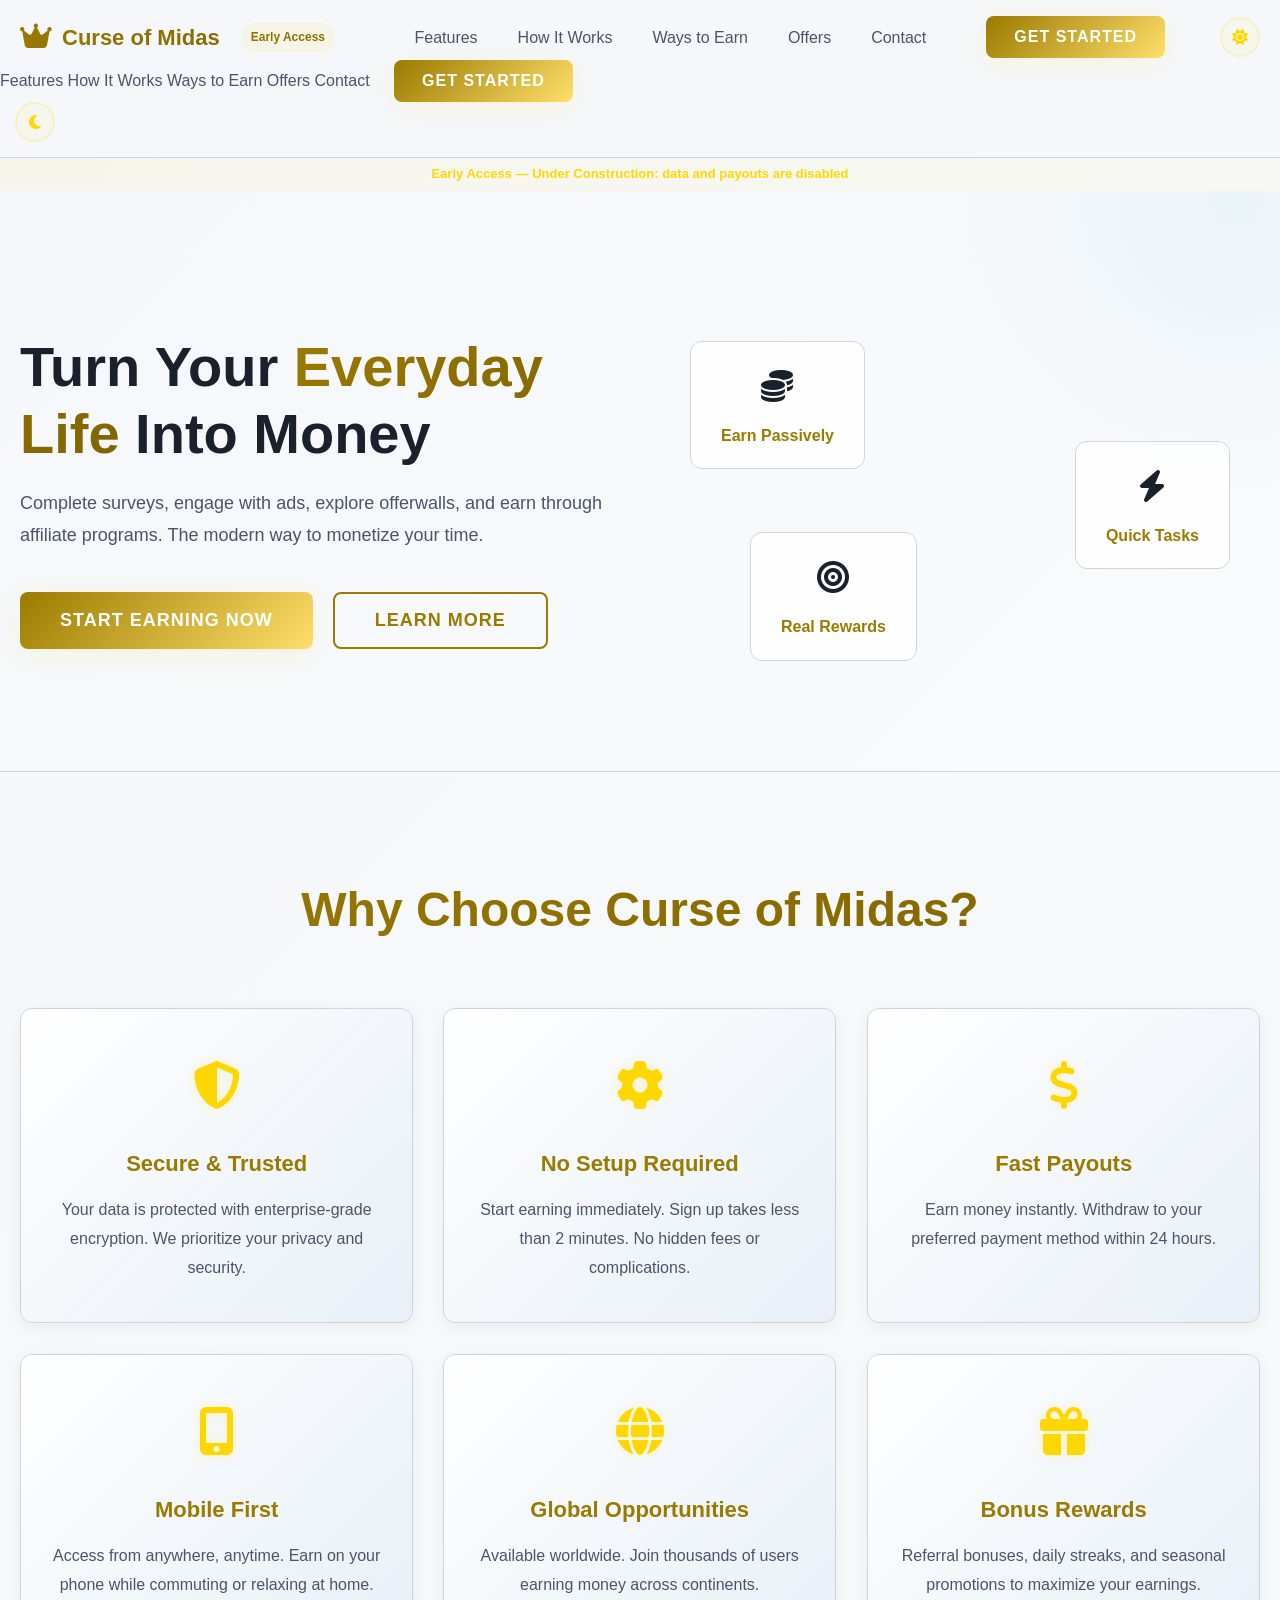
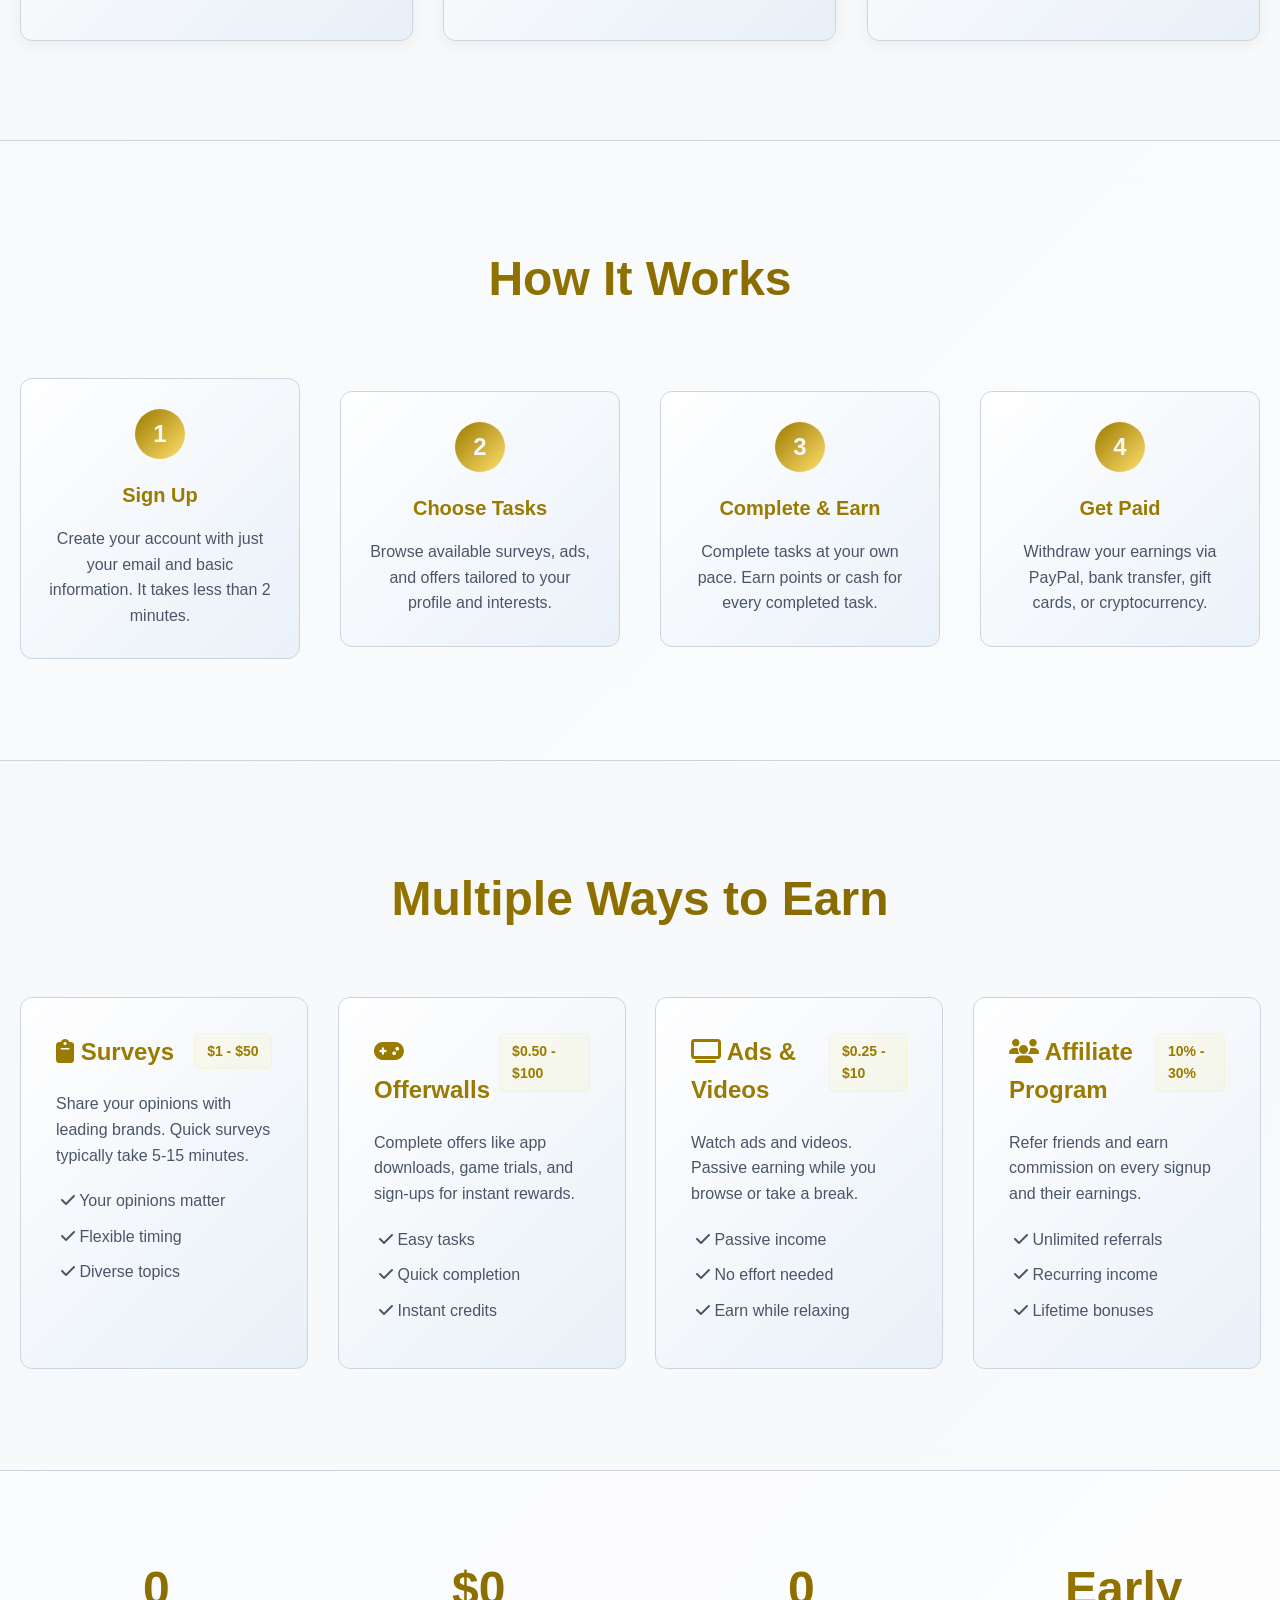
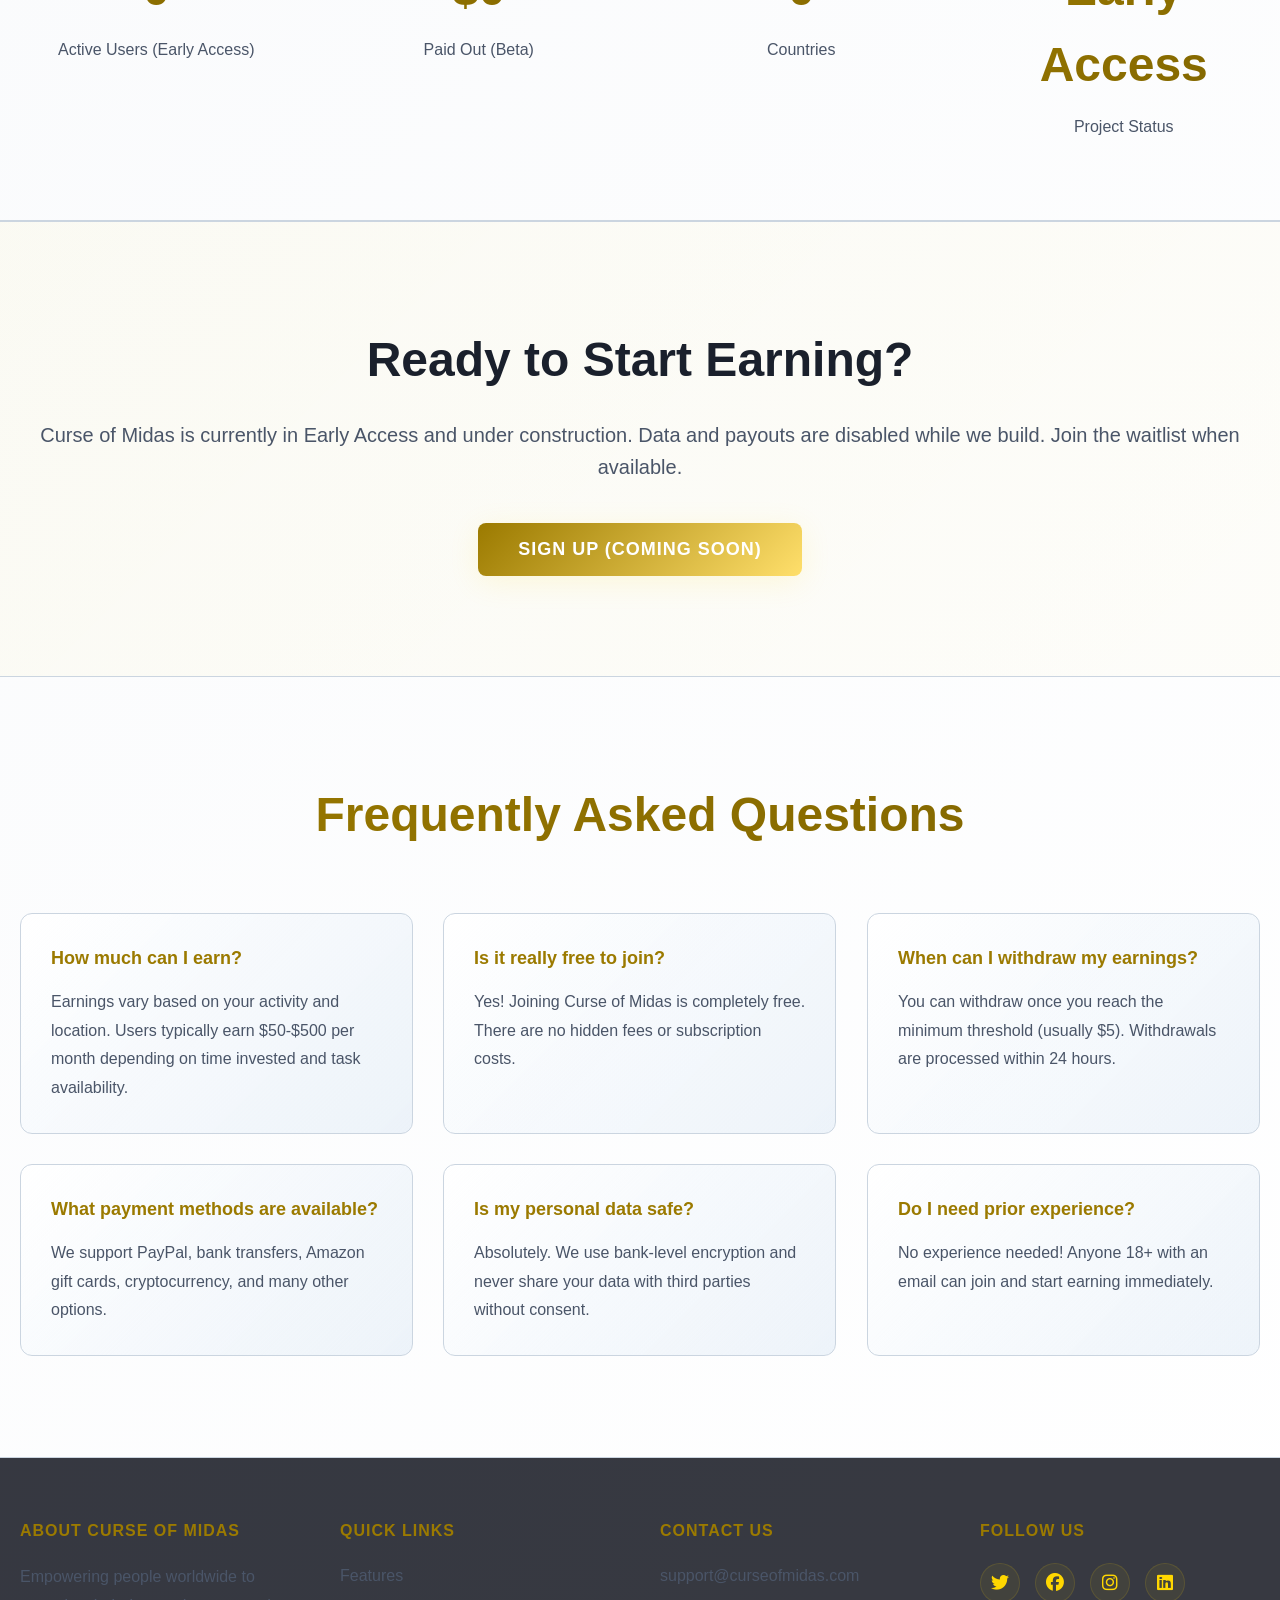
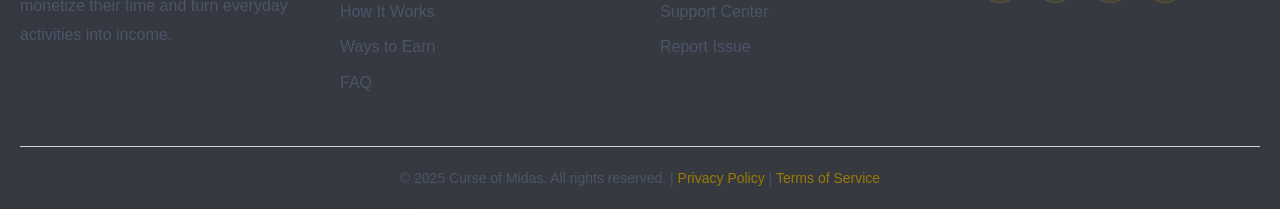
<file: index.html>
<!DOCTYPE html>
<html lang="en">
<head>
    <meta charset="UTF-8">
    <meta name="viewport" content="width=device-width, initial-scale=1.0">
    <meta name="description" content="Curse of Midas - Make money with surveys, offerwalls, ads, and affiliate programs. Turn your everyday activities into earnings.">
    <title>Curse of Midas - Make Money Everyday</title>
    <link rel="stylesheet" href="https://cdnjs.cloudflare.com/ajax/libs/font-awesome/6.4.0/css/all.min.css">
    <link rel="stylesheet" href="css/styles.css">
</head>
<body>
    <!-- Navigation -->
    <nav class="navbar">
        <div class="container">
            <div class="nav-brand">
                <span class="logo-icon"><i class="fas fa-crown"></i></span>
                <span class="logo-text">Curse of Midas</span>
                <span class="early-badge">Early Access</span>
            </div>
            <div class="nav-menu">
                <a href="#features" class="nav-link">Features</a>
                <a href="#how-it-works" class="nav-link">How It Works</a>
                <a href="#earn" class="nav-link">Ways to Earn</a>
                <a href="pages/offers.html" class="nav-link">Offers</a>
                <a href="#contact" class="nav-link">Contact</a>
                <button class="btn-primary nav-btn">Get Started</button>
                <button class="theme-toggle" id="themeToggle" aria-label="Toggle dark/light mode">
                    <i class="fas fa-moon"></i>
                </button>
            </div>
            <div class="hamburger" id="hamburgerMenu">
                <span></span>
                <span></span>
                <span></span>
            </div>
        </div>
        <div class="mobile-menu" id="mobileMenu">
            <div class="mobile-menu-content">
                <a href="#features" class="nav-link">Features</a>
                <a href="#how-it-works" class="nav-link">How It Works</a>
                <a href="#earn" class="nav-link">Ways to Earn</a>
                <a href="pages/offers.html" class="nav-link">Offers</a>
                <a href="#contact" class="nav-link">Contact</a>
                <button class="btn-primary nav-btn">Get Started</button>
                <button class="theme-toggle" id="themeToggleMobile" aria-label="Toggle dark/light mode">
                    <i class="fas fa-moon"></i>
                </button>
            </div>
        </div>
    </nav>

        <div class="banner-early">Early Access — Under Construction: data and payouts are disabled</div>

    <!-- Hero Section -->
    <section class="hero">
        <div class="container">
            <div class="hero-content">
                <h1 class="hero-title">Turn Your <span class="gradient-text">Everyday Life</span> Into Money</h1>
                <p class="hero-subtitle">Complete surveys, engage with ads, explore offerwalls, and earn through affiliate programs. The modern way to monetize your time.</p>
                <div class="hero-buttons">
                    <button class="btn-primary btn-large">Start Earning Now</button>
                    <button class="btn-secondary btn-large">Learn More</button>
                </div>
            </div>
            <div class="hero-visual">
                <div class="floating-card" style="--delay: 0s;">
                    <div class="card-icon"><i class="fas fa-coins"></i></div>
                    <div class="card-text">Earn Passively</div>
                </div>
                <div class="floating-card" style="--delay: 0.2s;">
                    <div class="card-icon"><i class="fas fa-bolt"></i></div>
                    <div class="card-text">Quick Tasks</div>
                </div>
                <div class="floating-card" style="--delay: 0.4s;">
                    <div class="card-icon"><i class="fas fa-bullseye"></i></div>
                    <div class="card-text">Real Rewards</div>
                </div>
            </div>
        </div>
    </section>

    <!-- Features Section -->
    <section id="features" class="features">
        <div class="container">
            <h2 class="section-title">Why Choose Curse of Midas?</h2>
            <div class="features-grid">
                <div class="feature-card">
                    <div class="feature-icon"><i class="fas fa-shield-alt"></i></div>
                    <h3>Secure & Trusted</h3>
                    <p>Your data is protected with enterprise-grade encryption. We prioritize your privacy and security.</p>
                </div>
                <div class="feature-card">
                    <div class="feature-icon"><i class="fas fa-cog"></i></div>
                    <h3>No Setup Required</h3>
                    <p>Start earning immediately. Sign up takes less than 2 minutes. No hidden fees or complications.</p>
                </div>
                <div class="feature-card">
                    <div class="feature-icon"><i class="fas fa-dollar-sign"></i></div>
                    <h3>Fast Payouts</h3>
                    <p>Earn money instantly. Withdraw to your preferred payment method within 24 hours.</p>
                </div>
                <div class="feature-card">
                    <div class="feature-icon"><i class="fas fa-mobile-alt"></i></div>
                    <h3>Mobile First</h3>
                    <p>Access from anywhere, anytime. Earn on your phone while commuting or relaxing at home.</p>
                </div>
                <div class="feature-card">
                    <div class="feature-icon"><i class="fas fa-globe"></i></div>
                    <h3>Global Opportunities</h3>
                    <p>Available worldwide. Join thousands of users earning money across continents.</p>
                </div>
                <div class="feature-card">
                    <div class="feature-icon"><i class="fas fa-gift"></i></div>
                    <h3>Bonus Rewards</h3>
                    <p>Referral bonuses, daily streaks, and seasonal promotions to maximize your earnings.</p>
                </div>
            </div>
        </div>
    </section>

    <!-- How It Works Section -->
    <section id="how-it-works" class="how-it-works">
        <div class="container">
            <h2 class="section-title">How It Works</h2>
            <div class="steps-container">
                <div class="step">
                    <div class="step-number">1</div>
                    <h3>Sign Up</h3>
                    <p>Create your account with just your email and basic information. It takes less than 2 minutes.</p>
                </div>
                <div class="step-arrow">→</div>
                <div class="step">
                    <div class="step-number">2</div>
                    <h3>Choose Tasks</h3>
                    <p>Browse available surveys, ads, and offers tailored to your profile and interests.</p>
                </div>
                <div class="step-arrow">→</div>
                <div class="step">
                    <div class="step-number">3</div>
                    <h3>Complete & Earn</h3>
                    <p>Complete tasks at your own pace. Earn points or cash for every completed task.</p>
                </div>
                <div class="step-arrow">→</div>
                <div class="step">
                    <div class="step-number">4</div>
                    <h3>Get Paid</h3>
                    <p>Withdraw your earnings via PayPal, bank transfer, gift cards, or cryptocurrency.</p>
                </div>
            </div>
        </div>
    </section>

    <!-- Ways to Earn Section -->
    <section id="earn" class="ways-to-earn">
        <div class="container">
            <h2 class="section-title">Multiple Ways to Earn</h2>
            <div class="earn-grid">
                <div class="earn-card">
                    <div class="earn-header">
                        <h3><i class="fas fa-clipboard"></i> Surveys</h3>
                        <span class="earn-badge">$1 - $50</span>
                    </div>
                    <p>Share your opinions with leading brands. Quick surveys typically take 5-15 minutes.</p>
                    <ul class="earn-features">
                        <li><i class="fas fa-check"></i> Your opinions matter</li>
                        <li><i class="fas fa-check"></i> Flexible timing</li>
                        <li><i class="fas fa-check"></i> Diverse topics</li>
                    </ul>
                </div>
                <div class="earn-card">
                    <div class="earn-header">
                        <h3><i class="fas fa-gamepad"></i> Offerwalls</h3>
                        <span class="earn-badge">$0.50 - $100</span>
                    </div>
                    <p>Complete offers like app downloads, game trials, and sign-ups for instant rewards.</p>
                    <ul class="earn-features">
                        <li><i class="fas fa-check"></i> Easy tasks</li>
                        <li><i class="fas fa-check"></i> Quick completion</li>
                        <li><i class="fas fa-check"></i> Instant credits</li>
                    </ul>
                </div>
                <div class="earn-card">
                    <div class="earn-header">
                        <h3><i class="fas fa-tv"></i> Ads & Videos</h3>
                        <span class="earn-badge">$0.25 - $10</span>
                    </div>
                    <p>Watch ads and videos. Passive earning while you browse or take a break.</p>
                    <ul class="earn-features">
                        <li><i class="fas fa-check"></i> Passive income</li>
                        <li><i class="fas fa-check"></i> No effort needed</li>
                        <li><i class="fas fa-check"></i> Earn while relaxing</li>
                    </ul>
                </div>
                <div class="earn-card">
                    <div class="earn-header">
                        <h3><i class="fas fa-users"></i> Affiliate Program</h3>
                        <span class="earn-badge">10% - 30%</span>
                    </div>
                    <p>Refer friends and earn commission on every signup and their earnings.</p>
                    <ul class="earn-features">
                        <li><i class="fas fa-check"></i> Unlimited referrals</li>
                        <li><i class="fas fa-check"></i> Recurring income</li>
                        <li><i class="fas fa-check"></i> Lifetime bonuses</li>
                    </ul>
                </div>
            </div>
        </div>
    </section>

    <!-- Stats Section -->
    <section class="stats">
        <div class="container">
            <div class="stats-grid">
                <div class="stat-item">
                    <h3 class="stat-number">0</h3>
                    <p>Active Users (Early Access)</p>
                </div>
                <div class="stat-item">
                    <h3 class="stat-number">$0</h3>
                    <p>Paid Out (Beta)</p>
                </div>
                <div class="stat-item">
                    <h3 class="stat-number">0</h3>
                    <p>Countries</p>
                </div>
                <div class="stat-item">
                    <h3 class="stat-number">Early Access</h3>
                    <p>Project Status</p>
                </div>
            </div>
        </div>
    </section>

    <!-- CTA Section -->
    <section class="cta-section">
        <div class="container">
            <div class="cta-content">
                <h2>Ready to Start Earning?</h2>
                <p>Curse of Midas is currently in Early Access and under construction. Data and payouts are disabled while we build. Join the waitlist when available.</p>
                <button class="btn-primary btn-large" disabled>Sign Up (Coming Soon)</button>
            </div>
        </div>
    </section>

    <!-- FAQ Section -->
    <section class="faq">
        <div class="container">
            <h2 class="section-title">Frequently Asked Questions</h2>
            <div class="faq-grid">
                <div class="faq-item">
                    <h3>How much can I earn?</h3>
                    <p>Earnings vary based on your activity and location. Users typically earn $50-$500 per month depending on time invested and task availability.</p>
                </div>
                <div class="faq-item">
                    <h3>Is it really free to join?</h3>
                    <p>Yes! Joining Curse of Midas is completely free. There are no hidden fees or subscription costs.</p>
                </div>
                <div class="faq-item">
                    <h3>When can I withdraw my earnings?</h3>
                    <p>You can withdraw once you reach the minimum threshold (usually $5). Withdrawals are processed within 24 hours.</p>
                </div>
                <div class="faq-item">
                    <h3>What payment methods are available?</h3>
                    <p>We support PayPal, bank transfers, Amazon gift cards, cryptocurrency, and many other options.</p>
                </div>
                <div class="faq-item">
                    <h3>Is my personal data safe?</h3>
                    <p>Absolutely. We use bank-level encryption and never share your data with third parties without consent.</p>
                </div>
                <div class="faq-item">
                    <h3>Do I need prior experience?</h3>
                    <p>No experience needed! Anyone 18+ with an email can join and start earning immediately.</p>
                </div>
            </div>
        </div>
    </section>

    <!-- Footer -->
    <footer class="footer" id="contact">
        <div class="container">
            <div class="footer-content">
                <div class="footer-section">
                    <h4>About Curse of Midas</h4>
                    <p>Empowering people worldwide to monetize their time and turn everyday activities into income.</p>
                </div>
                <div class="footer-section">
                    <h4>Quick Links</h4>
                    <ul>
                        <li><a href="#features">Features</a></li>
                        <li><a href="#how-it-works">How It Works</a></li>
                        <li><a href="#earn">Ways to Earn</a></li>
                        <li><a href="#faq">FAQ</a></li>
                    </ul>
                </div>
                <div class="footer-section">
                    <h4>Contact Us</h4>
                    <ul>
                        <li><a href="mailto:support@curseofmidas.com">support@curseofmidas.com</a></li>
                        <li><a href="#">Support Center</a></li>
                        <li><a href="#">Report Issue</a></li>
                    </ul>
                </div>
                <div class="footer-section">
                    <h4>Follow Us</h4>
                    <div class="social-links">
                        <a href="#" aria-label="Twitter"><i class="fab fa-twitter"></i></a>
                        <a href="#" aria-label="Facebook"><i class="fab fa-facebook"></i></a>
                        <a href="#" aria-label="Instagram"><i class="fab fa-instagram"></i></a>
                        <a href="#" aria-label="LinkedIn"><i class="fab fa-linkedin"></i></a>
                    </div>
                </div>
            </div>
            <div class="footer-bottom">
                <p>&copy; 2025 Curse of Midas. All rights reserved. | <a href="#">Privacy Policy</a> | <a href="#">Terms of Service</a></p>
            </div>
        </div>
    </footer>

    <script src="js/script.js"></script>
    <script>
        // Mobile menu toggle
        const hamburger = document.getElementById('hamburgerMenu');
        const mobileMenu = document.getElementById('mobileMenu');
        
        if (hamburger) {
            hamburger.addEventListener('click', () => {
                mobileMenu.classList.toggle('open');
            });
        }
        
        if (mobileMenu) {
            mobileMenu.addEventListener('click', (e) => {
                if (e.target === mobileMenu) {
                    mobileMenu.classList.remove('open');
                }
            });
        }
    </script>
</body>
</html>
</file>
<file: css/styles.css>
* {
    margin: 0;
    padding: 0;
    box-sizing: border-box;
}

:root {
    /* Black & Gold theme for Midas */
    --gold: #ffd700;
    --gold-dark: #c79a00;
    --primary: var(--gold);
    --primary-dark: var(--gold-dark);
    --secondary: #b8860b;
    --accent: #ffdf6b;
    --dark-bg: #050409; /* near black */
    --darker-bg: #000000;
    --card-bg: #0f0d12; /* deep card background */
    --text-primary: #f7f3e8; /* warm off-white */
    --text-secondary: #c8b794; /* muted gold-ish */
    --border-color: rgba(255,215,0,0.08);
    --success: #10b981;
    --transition: all 0.28s cubic-bezier(0.25, 0.46, 0.45, 0.94);
}

@media (prefers-color-scheme: light) {
    :root {
        --dark-bg: #f8f7f2;
        --darker-bg: #ffffff;
        --card-bg: #ffffff;
        --text-primary: #1a202c;
        --text-secondary: #6b5f3a;
        --border-color: rgba(0,0,0,0.06);
        --primary: #9b7a00; /* softer gold for light */
        --secondary: #7f6400;
    }
}

body.light-mode {
    --dark-bg: #f5f7fa !important;
    --darker-bg: #ffffff !important;
    --card-bg: #ffffff !important;
    --text-primary: #1a202c !important;
    --text-secondary: #4a5568 !important;
    --border-color: #cbd5e0 !important;
}

body.light-mode .navbar {
    background: rgba(245, 247, 250, 0.95) !important;
    border-bottom-color: #cbd5e0 !important;
}

body.light-mode .navbar .nav-link {
    color: #4a5568 !important;
}

body.light-mode .navbar .nav-link:hover {
    color: #0099cc !important;
}

body.dark-mode {
    --dark-bg: #0a0e27 !important;
    --darker-bg: #050812 !important;
    --card-bg: #1a1f3a !important;
    --text-primary: #ffffff !important;
    --text-secondary: #a0aec0 !important;
    --border-color: #2d3561 !important;
}

html {
    scroll-behavior: smooth;
}

body {
    font-family: 'Segoe UI', Tahoma, Geneva, Verdana, sans-serif;
    background: linear-gradient(135deg, var(--dark-bg) 0%, var(--darker-bg) 100%);
    color: var(--text-primary);
    line-height: 1.6;
    overflow-x: hidden;
}

.container {
    max-width: 1400px;
    margin: 0 auto;
    padding: 0 20px;
}

/* Utility Classes */
.gradient-text {
    background: linear-gradient(135deg, var(--primary) 0%, var(--secondary) 100%);
    -webkit-background-clip: text;
    -webkit-text-fill-color: transparent;
    background-clip: text;
}

/* Buttons */
.btn-primary,
.btn-secondary {
    padding: 12px 28px;
    border: none;
    border-radius: 8px;
    font-size: 16px;
    font-weight: 600;
    cursor: pointer;
    transition: var(--transition);
    text-transform: uppercase;
    letter-spacing: 1px;
}

.btn-primary {
    background: linear-gradient(135deg, var(--primary) 0%, var(--accent) 100%);
    color: var(--darker-bg);
    box-shadow: 0 6px 30px rgba(255, 215, 0, 0.12);
}

.btn-primary:hover {
    transform: translateY(-2px);
    box-shadow: 0 14px 40px rgba(255, 215, 0, 0.18);
}

.btn-secondary {
    background: transparent;
    color: var(--primary);
    border: 2px solid var(--primary);
}

.btn-secondary:hover {
    background: rgba(255, 215, 0, 0.06);
}

.btn-large {
    padding: 16px 40px;
    font-size: 18px;
}

/* Navigation */
.navbar {
    position: sticky;
    top: 0;
    z-index: 1000;
    background: rgba(10, 14, 39, 0.95);
    backdrop-filter: blur(10px);
    border-bottom: 1px solid rgba(51, 56, 126, 0.2);
    padding: 15px 0;
}

.navbar .container {
    display: flex;
    justify-content: space-between;
    align-items: center;
}

.nav-brand {
    display: flex;
    align-items: center;
    gap: 10px;
    font-size: 22px;
    font-weight: 700;
    background: linear-gradient(135deg, var(--primary), var(--secondary));
    -webkit-background-clip: text;
    -webkit-text-fill-color: transparent;
    background-clip: text;
}

.logo-icon {
    font-size: 28px;
    animation: spin 3s linear infinite;
}

@keyframes spin {
    from {
        transform: rotate(0deg);
    }
    to {
        transform: rotate(360deg);
    }
}

.nav-menu {
    display: flex;
    align-items: center;
    gap: 40px;
}

.nav-link {
    color: var(--text-secondary);
    text-decoration: none;
    font-weight: 500;
    transition: var(--transition);
    position: relative;
}

.nav-link:after {
    content: '';
    position: absolute;
    bottom: -5px;
    left: 0;
    width: 0;
    height: 2px;
    background: var(--primary);
    transition: width 0.3s ease;
}

.nav-link:hover {
    color: var(--primary);
}

.nav-link:hover:after {
    width: 100%;
}

.nav-btn {
    margin-left: 20px;
}

.theme-toggle {
    background: rgba(255, 215, 0, 0.05);
    border: 2px solid rgba(255,215,0,0.18);
    color: var(--gold);
    width: 40px;
    height: 40px;
    border-radius: 50%;
    cursor: pointer;
    display: flex;
    align-items: center;
    justify-content: center;
    transition: var(--transition);
    margin-left: 15px;
    font-size: 16px;
}

.theme-toggle:hover {
    background: rgba(255, 215, 0, 0.08);
    transform: rotate(90deg);
}

.hamburger {
    display: none;
    flex-direction: column;
    gap: 5px;
    cursor: pointer;
}

.hamburger span {
    width: 25px;
    height: 3px;
    background: var(--primary);
    border-radius: 2px;
    transition: var(--transition);
}

/* Hero Section */
.hero {
    padding: 100px 0 80px;
    position: relative;
    overflow: hidden;
}

.hero::before {
    content: '';
    position: absolute;
    top: -50%;
    right: -20%;
    width: 600px;
    height: 600px;
    background: radial-gradient(circle, rgba(255, 215, 0, 0.06) 0%, transparent 70%);
    border-radius: 50%;
    pointer-events: none;
}

.hero .container {
    display: grid;
    grid-template-columns: 1fr 1fr;
    gap: 60px;
    align-items: center;
    position: relative;
    z-index: 1;
}

.hero-content h1 {
    font-size: 56px;
    line-height: 1.2;
    margin-bottom: 20px;
    font-weight: 700;
}

.hero-subtitle {
    font-size: 18px;
    color: var(--text-secondary);
    margin-bottom: 40px;
    line-height: 1.8;
}

.hero-buttons {
    display: flex;
    gap: 20px;
}

.hero-visual {
    position: relative;
    height: 400px;
}

.floating-card {
    position: absolute;
    background: rgba(15, 13, 18, 0.9);
    border: 1px solid rgba(255,215,0,0.06);
    border-radius: 12px;
    padding: 20px 30px;
    backdrop-filter: blur(10px);
    animation: float 3s ease-in-out infinite;
    animation-delay: var(--delay, 0s);
    text-align: center;
    max-width: 240px;
}

@keyframes float {
    0%, 100% {
        transform: translateY(0px);
    }
    50% {
        transform: translateY(-20px);
    }
}

.floating-card:nth-child(1) {
    top: 50px;
    left: 20px;
}

.floating-card:nth-child(2) {
    top: 150px;
    right: 30px;
}

.floating-card:nth-child(3) {
    bottom: 30px;
    left: 80px;
}

.card-icon {
    font-size: 32px;
    margin-bottom: 10px;
}

.card-text {
    font-weight: 600;
    color: var(--primary);
}

/* Features Section */
.features {
    padding: 100px 0;
    background: rgba(5, 8, 18, 0.5);
    border-top: 1px solid var(--border-color);
}

.section-title {
    font-size: 48px;
    text-align: center;
    margin-bottom: 60px;
    font-weight: 700;
    background: linear-gradient(135deg, var(--primary), var(--secondary));
    -webkit-background-clip: text;
    -webkit-text-fill-color: transparent;
    background-clip: text;
}

.features-grid {
    display: grid;
    grid-template-columns: repeat(auto-fit, minmax(320px, 1fr));
    gap: 30px;
}

.feature-card {
    background: linear-gradient(135deg, rgba(26, 31, 58, 0.6), rgba(51, 56, 126, 0.2));
    border: 1px solid var(--border-color);
    border-radius: 12px;
    padding: 40px 30px;
    text-align: center;
    transition: var(--transition);
    cursor: pointer;
    position: relative;
    overflow: hidden;
}

.feature-card::before {
    content: '';
    position: absolute;
    top: -50%;
    left: -50%;
    width: 200%;
    height: 200%;
    background: radial-gradient(circle, rgba(255, 215, 0, 0.06), transparent);
    opacity: 0;
    transition: opacity 0.3s ease;
}

.feature-card:hover {
    transform: translateY(-10px);
    border-color: var(--primary);
    background: linear-gradient(135deg, rgba(15, 13, 18, 0.95), rgba(40, 36, 30, 0.4));
}

.feature-card:hover::before {
    opacity: 1;
}

.feature-icon {
    font-size: 48px;
    margin-bottom: 20px;
    color: var(--gold);
    text-shadow: 0 0 12px rgba(255, 215, 0, 0.22);
}

.feature-card h3 {
    font-size: 22px;
    margin-bottom: 15px;
    color: var(--primary);
}

.feature-card p {
    color: var(--text-secondary);
    line-height: 1.8;
}

/* How It Works Section */
.how-it-works {
    padding: 100px 0;
    border-top: 1px solid var(--border-color);
}

.steps-container {
    display: grid;
    grid-template-columns: repeat(auto-fit, minmax(200px, 1fr));
    gap: 40px;
    align-items: center;
    position: relative;
}

.step {
    background: linear-gradient(135deg, rgba(26, 31, 58, 0.8), rgba(51, 56, 126, 0.3));
    border: 1px solid var(--border-color);
    border-radius: 12px;
    padding: 30px 25px;
    text-align: center;
    transition: var(--transition);
}

.step:hover {
    transform: scale(1.05);
    border-color: var(--primary);
    background: linear-gradient(135deg, rgba(26, 31, 58, 1), rgba(51, 56, 126, 0.5));
}

.step-number {
    width: 50px;
    height: 50px;
    background: linear-gradient(135deg, var(--primary), var(--accent));
    border-radius: 50%;
    display: flex;
    align-items: center;
    justify-content: center;
    font-size: 24px;
    font-weight: 700;
    margin: 0 auto 20px;
    color: var(--dark-bg);
}

.step h3 {
    font-size: 20px;
    margin-bottom: 15px;
    color: var(--primary);
}

.step p {
    color: var(--text-secondary);
    line-height: 1.6;
}

.step-arrow {
    font-size: 32px;
    color: var(--primary);
    text-align: center;
    display: none;
}

/* Ways to Earn Section */
.ways-to-earn {
    padding: 100px 0;
    background: rgba(5, 8, 18, 0.5);
    border-top: 1px solid var(--border-color);
}

.earn-grid {
    display: grid;
    grid-template-columns: repeat(auto-fit, minmax(250px, 1fr));
    gap: 30px;
}

.earn-card {
    background: linear-gradient(135deg, rgba(26, 31, 58, 0.6), rgba(51, 56, 126, 0.2));
    border: 1px solid var(--border-color);
    border-radius: 12px;
    padding: 35px;
    transition: var(--transition);
    position: relative;
    overflow: hidden;
}

.earn-card::before {
    content: '';
    position: absolute;
    top: 0;
    left: 0;
    right: 0;
    height: 4px;
    background: linear-gradient(90deg, var(--primary), var(--secondary));
    transform: scaleX(0);
    transform-origin: left;
    transition: transform 0.5s ease;
}

.earn-card:hover::before {
    transform: scaleX(1);
}

.earn-card:hover {
    transform: translateY(-10px);
    border-color: var(--primary);
}

/* Reduced layout thrashing: use class-based reveal animations */
.feature-card,
.earn-card,
.faq-item,
.step {
    opacity: 0;
    transform: translateY(18px);
    will-change: transform, opacity;
    transition: transform 520ms cubic-bezier(0.2,0.9,0.2,1), opacity 520ms ease;
}

.in-view {
    opacity: 1 !important;
    transform: translateY(0) !important;
}

/* Mobile menu open state */
.nav-menu.open {
    display: flex !important;
    position: fixed;
    top: 64px;
    left: 0;
    width: 100%;
    height: calc(100% - 64px);
    flex-direction: column;
    background: linear-gradient(180deg, rgba(0,0,0,0.88), rgba(15,13,18,0.96));
    z-index: 999;
    gap: 18px;
    padding: 28px 20px;
    overflow-y: auto;
}

.hamburger.open span:nth-child(1) { transform: translateY(8px) rotate(45deg); }
.hamburger.open span:nth-child(2) { opacity: 0; }
.hamburger.open span:nth-child(3) { transform: translateY(-8px) rotate(-45deg); }

.nav-brand .early-badge {
    background: rgba(255,215,0,0.08);
    color: var(--gold);
    padding: 4px 8px;
    border-radius: 999px;
    font-size: 12px;
    margin-left: 12px;
    border: 1px solid rgba(255,215,0,0.08);
}

.banner-early {
    background: linear-gradient(90deg, rgba(255,215,0,0.06), rgba(255,215,0,0.03));
    color: var(--gold);
    text-align: center;
    padding: 6px 12px;
    font-weight: 600;
    font-size: 13px;
}

.earn-header {
    display: flex;
    justify-content: space-between;
    align-items: start;
    margin-bottom: 20px;
}

.earn-header h3 {
    font-size: 24px;
    color: var(--primary);
}

.earn-badge {
    background: rgba(255, 215, 0, 0.06);
    color: var(--primary);
    padding: 6px 12px;
    border-radius: 6px;
    font-size: 14px;
    font-weight: 600;
    border: 1px solid rgba(255,215,0,0.12);
}

.earn-card p {
    color: var(--text-secondary);
    margin-bottom: 20px;
    line-height: 1.6;
}

.earn-features {
    list-style: none;
}

.earn-features li {
    color: var(--text-secondary);
    margin-bottom: 10px;
    padding-left: 5px;
}

/* Stats Section */
.stats {
    padding: 80px 0;
    border-top: 1px solid var(--border-color);
    border-bottom: 1px solid var(--border-color);
}

.stats-grid {
    display: grid;
    grid-template-columns: repeat(auto-fit, minmax(200px, 1fr));
    gap: 50px;
    text-align: center;
}

.stat-item h3 {
    font-size: 48px;
    background: linear-gradient(135deg, var(--primary), var(--secondary));
    -webkit-background-clip: text;
    -webkit-text-fill-color: transparent;
    background-clip: text;
    margin-bottom: 10px;
    font-weight: 700;
}

.stat-item p {
    color: var(--text-secondary);
    font-size: 16px;
}

/* CTA Section */
.cta-section {
    padding: 100px 0;
    background: linear-gradient(135deg, rgba(255,215,0,0.04), rgba(255,215,0,0.02));
    border-top: 1px solid var(--border-color);
    border-bottom: 1px solid var(--border-color);
    text-align: center;
}

.cta-content h2 {
    font-size: 48px;
    margin-bottom: 20px;
    font-weight: 700;
}

.cta-content p {
    font-size: 20px;
    color: var(--text-secondary);
    margin-bottom: 40px;
}

/* FAQ Section */
.faq {
    padding: 100px 0;
}

.faq-grid {
    display: grid;
    grid-template-columns: repeat(auto-fit, minmax(300px, 1fr));
    gap: 30px;
}

.faq-item {
    background: linear-gradient(135deg, rgba(26, 31, 58, 0.6), rgba(51, 56, 126, 0.2));
    border: 1px solid var(--border-color);
    border-radius: 12px;
    padding: 30px;
    transition: var(--transition);
}

.faq-item:hover {
    border-color: var(--primary);
    background: linear-gradient(135deg, rgba(26, 31, 58, 0.9), rgba(51, 56, 126, 0.4));
}

.faq-item h3 {
    color: var(--primary);
    margin-bottom: 15px;
    font-size: 18px;
}

.faq-item p {
    color: var(--text-secondary);
    line-height: 1.8;
}

/* Footer */
.footer {
    background: rgba(5, 8, 18, 0.8);
    border-top: 1px solid var(--border-color);
    padding: 60px 0 20px;
}

.footer-content {
    display: grid;
    grid-template-columns: repeat(auto-fit, minmax(200px, 1fr));
    gap: 40px;
    margin-bottom: 40px;
}

.footer-section h4 {
    color: var(--primary);
    margin-bottom: 20px;
    font-size: 16px;
    text-transform: uppercase;
    letter-spacing: 1px;
}

.footer-section p {
    color: var(--text-secondary);
    line-height: 1.8;
}

.footer-section ul {
    list-style: none;
}

.footer-section a {
    color: var(--text-secondary);
    text-decoration: none;
    transition: var(--transition);
    display: block;
    margin-bottom: 10px;
}

.footer-section a:hover {
    color: var(--primary);
    margin-left: 5px;
}

.social-links {
    display: flex;
    gap: 15px;
}

.social-links a {
    display: inline-flex;
    align-items: center;
    justify-content: center;
    width: 40px;
    height: 40px;
    background: rgba(255, 215, 0, 0.06);
    border: 1px solid rgba(255, 215, 0, 0.12);
    border-radius: 50%;
    font-weight: 600;
    margin-bottom: 0;
    font-size: 18px;
    color: var(--gold);
}

.social-links a:hover {
    background: rgba(255, 215, 0, 0.10);
    border-color: var(--gold-dark);
    margin-left: 0;
    transform: translateY(-3px);
}

.footer-bottom {
    border-top: 1px solid var(--border-color);
    padding-top: 20px;
    text-align: center;
    color: var(--text-secondary);
    font-size: 14px;
}

.footer-bottom a {
    color: var(--primary);
    text-decoration: none;
    transition: var(--transition);
}

.footer-bottom a:hover {
    text-decoration: underline;
}

/* Light Mode Specific Styles */
body.light-mode .hero::before {
    background: radial-gradient(circle, rgba(0, 153, 204, 0.05) 0%, transparent 70%);
}

body.light-mode .feature-card {
    background: linear-gradient(135deg, rgba(255, 255, 255, 0.9), rgba(200, 220, 240, 0.3)) !important;
    border-color: #cbd5e0 !important;
    box-shadow: 0 4px 15px rgba(0, 0, 0, 0.05);
}

body.light-mode .feature-card:hover {
    border-color: #0099cc !important;
    background: linear-gradient(135deg, rgba(255, 255, 255, 1), rgba(200, 220, 240, 0.5)) !important;
}

body.light-mode .earn-card {
    background: linear-gradient(135deg, rgba(255, 255, 255, 0.9), rgba(200, 220, 240, 0.3)) !important;
    border-color: #cbd5e0 !important;
}

body.light-mode .earn-card:hover {
    border-color: #0099cc !important;
    background: linear-gradient(135deg, rgba(255, 255, 255, 1), rgba(200, 220, 240, 0.5)) !important;
}

body.light-mode .step {
    background: linear-gradient(135deg, rgba(255, 255, 255, 0.9), rgba(200, 220, 240, 0.3)) !important;
    border-color: #cbd5e0 !important;
}

body.light-mode .faq-item {
    background: linear-gradient(135deg, rgba(255, 255, 255, 0.9), rgba(200, 220, 240, 0.3)) !important;
    border-color: #cbd5e0 !important;
}

body.light-mode .faq-item:hover {
    border-color: #0099cc !important;
    background: linear-gradient(135deg, rgba(255, 255, 255, 1), rgba(200, 220, 240, 0.5)) !important;
}

body.light-mode .floating-card {
    background: rgba(255, 255, 255, 0.8) !important;
    border-color: #cbd5e0 !important;
}

body.light-mode .features,
body.light-mode .ways-to-earn {
    background: rgba(245, 247, 250, 0.5) !important;
    border-color: #cbd5e0 !important;
}

/* Responsive Design */
@media (max-width: 768px) {
    .nav-menu {
        display: none;
    }

    .hamburger {
        display: flex;
    }

    .hero .container {
        grid-template-columns: 1fr;
        padding-top: 40px;
    }

    .hero-title {
        font-size: 36px;
    }

    .hero-visual {
        height: 300px;
    }

    .hero-buttons {
        flex-direction: column;
    }

    .section-title {
        font-size: 36px;
    }

    .steps-container {
        grid-template-columns: 1fr;
    }

    .step-arrow {
        display: block;
        transform: rotate(90deg);
        margin: 20px 0;
    }

    .stats-grid {
        grid-template-columns: repeat(2, 1fr);
        gap: 30px;
    }

    .stat-item h3 {
        font-size: 36px;
    }

    .cta-content h2 {
        font-size: 32px;
    }

    .cta-content p {
        font-size: 16px;
    }

    .footer-content {
        grid-template-columns: repeat(2, 1fr);
    }
}

@media (max-width: 480px) {
    .nav-brand {
        font-size: 18px;
    }

    .hero-title {
        font-size: 28px;
    }

    .hero-subtitle {
        font-size: 16px;
    }

    .hero-buttons {
        flex-direction: column;
    }

    .btn-large {
        width: 100%;
    }

    .section-title {
        font-size: 28px;
        margin-bottom: 40px;
    }

    .features-grid {
        grid-template-columns: 1fr;
    }

    .feature-card {
        padding: 25px 20px;
    }

    .earn-grid {
        grid-template-columns: 1fr;
    }

    .stats-grid {
        grid-template-columns: 1fr;
    }

    .stat-item h3 {
        font-size: 28px;
    }

    .hero::before {
        width: 300px;
        height: 300px;
        top: -100px;
        right: -100px;
    }

    .floating-card {
        padding: 15px 20px;
    }

    .card-icon {
        font-size: 24px;
    }

    .faq-grid {
        grid-template-columns: 1fr;
    }

    .footer-content {
        grid-template-columns: 1fr;
    }
}
</file>
